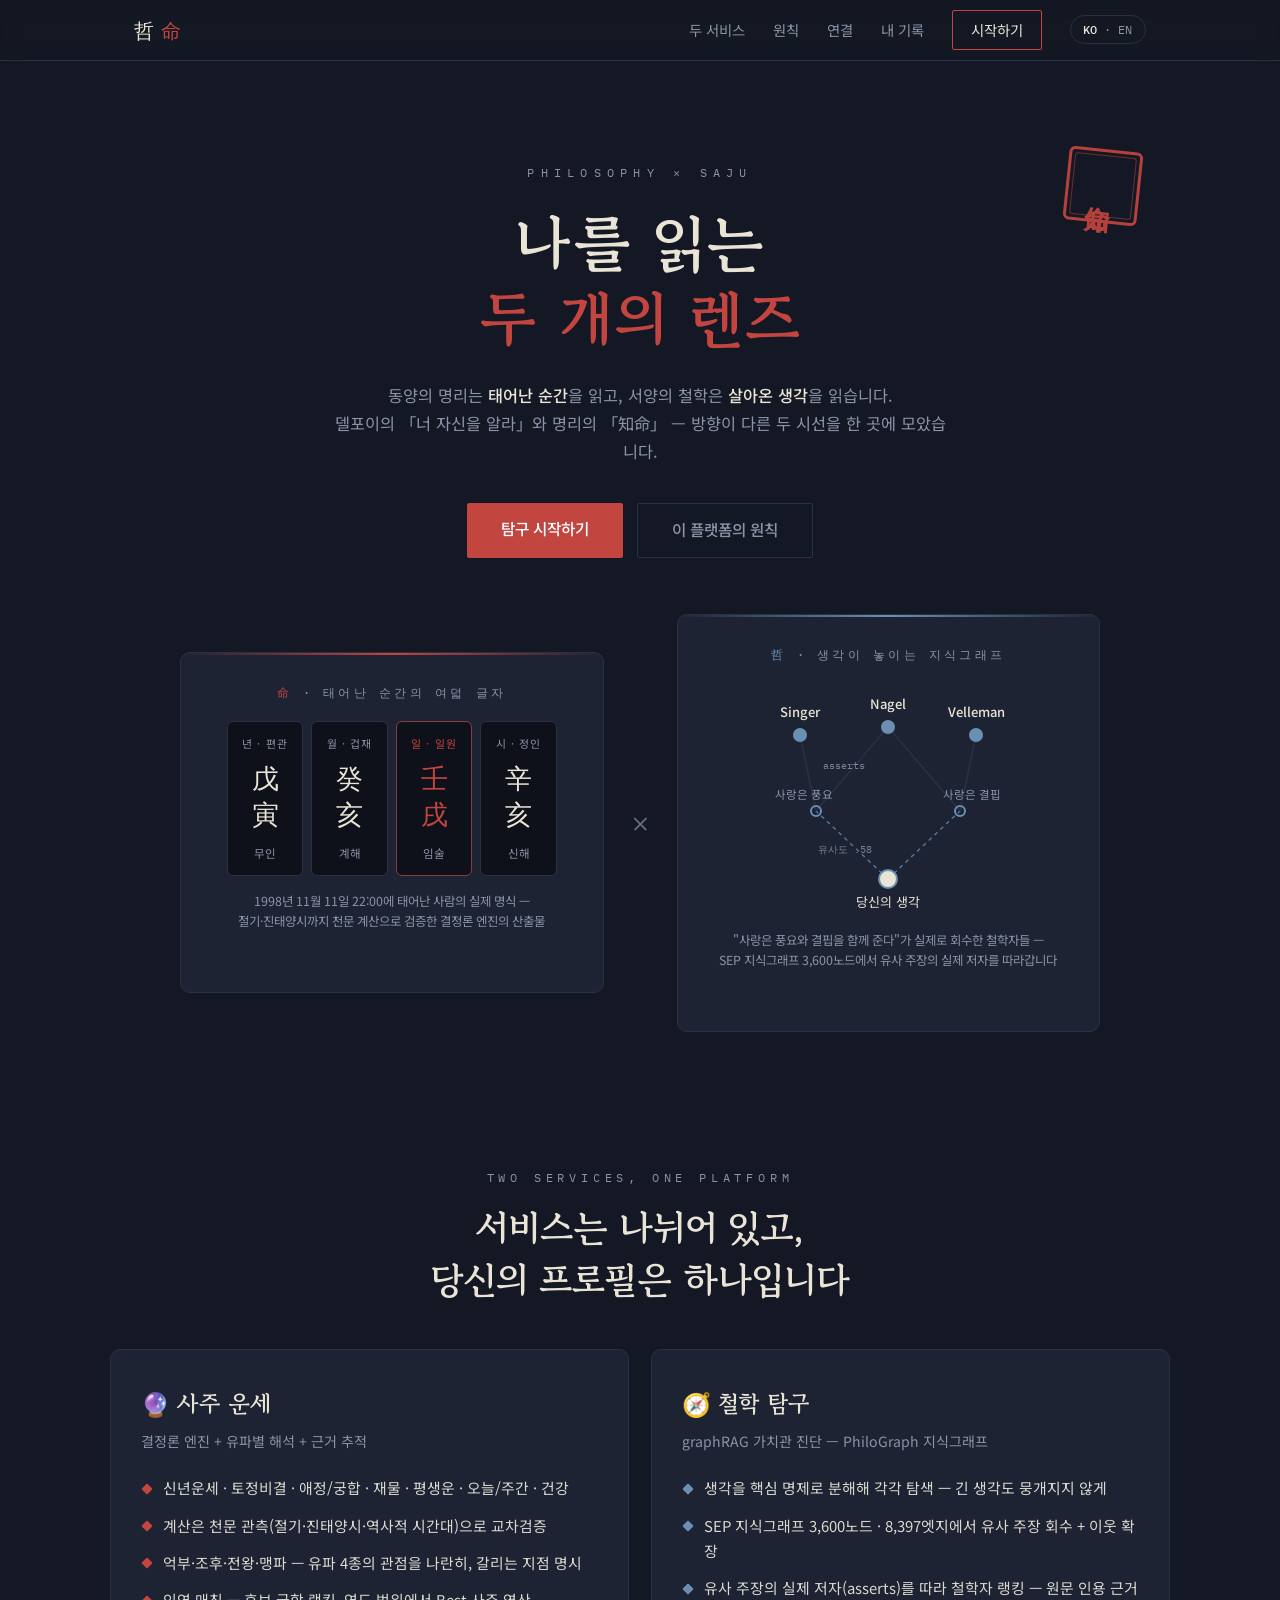
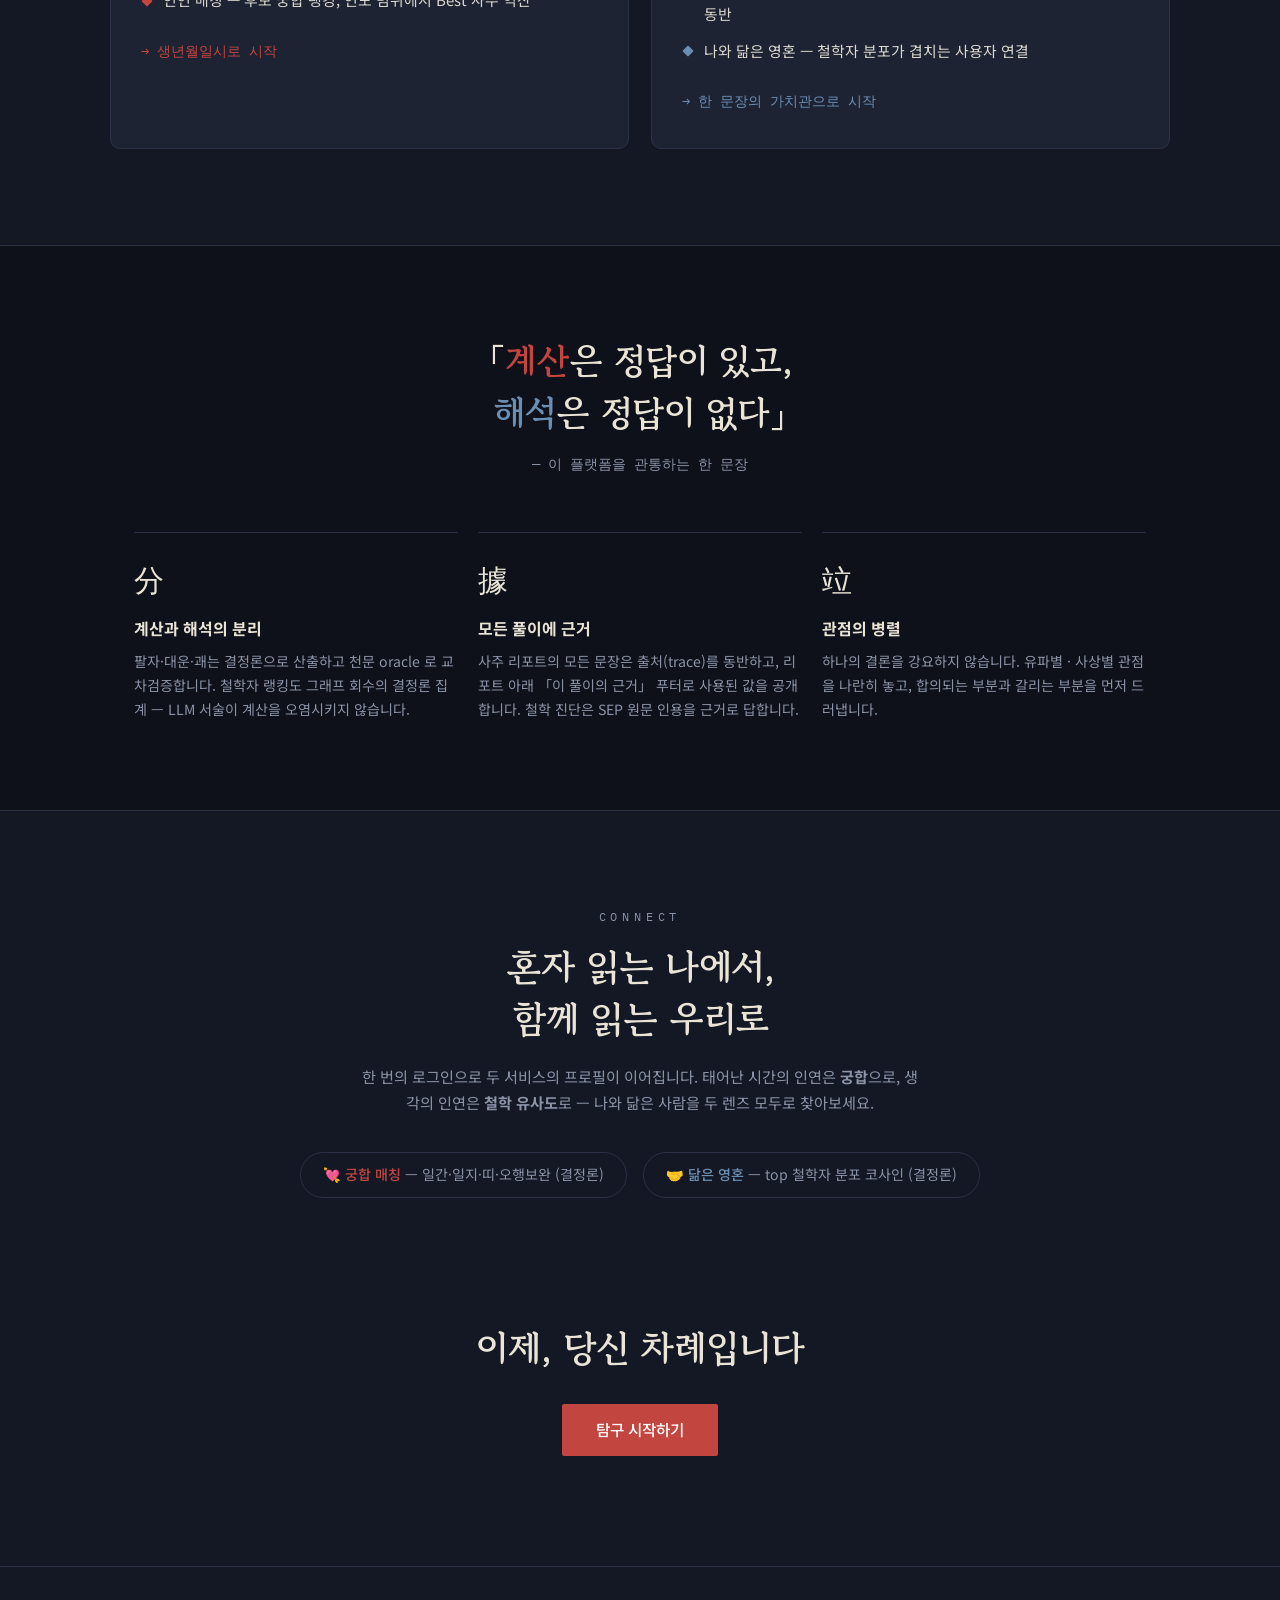
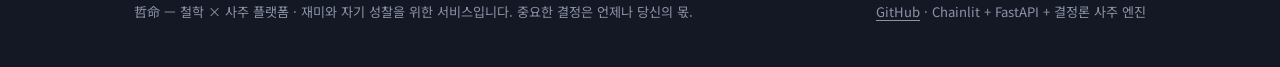
<file: web/index.html>
<!DOCTYPE html>
<html lang="ko">
<head>
<meta charset="utf-8">
<meta name="viewport" content="width=device-width, initial-scale=1">
<title>哲命 — 나를 읽는 두 개의 렌즈</title>
<meta name="description" content="동양의 명리는 태어난 순간을 읽고, 서양의 철학은 살아온 생각을 읽습니다. 사주 운세와 철학 탐구를 한 곳에서.">
<link rel="icon" href="data:image/svg+xml,<svg xmlns='http://www.w3.org/2000/svg' viewBox='0 0 100 100'><rect width='100' height='100' rx='14' fill='%23c2453f'/><text x='50' y='68' font-size='52' text-anchor='middle' fill='%23e9e4d6' font-family='serif'>命</text></svg>">
<link rel="preconnect" href="https://fonts.googleapis.com">
<link rel="preconnect" href="https://fonts.gstatic.com" crossorigin>
<link href="https://fonts.googleapis.com/css2?family=Gowun+Batang:wght@400;700&family=IBM+Plex+Mono:wght@400;500&family=Noto+Sans+KR:wght@400;500;700&display=swap" rel="stylesheet">
<style>
  :root{
    --ink:#141824;        /* 청묵 — 바탕 */
    --ink-deep:#0e111a;   /* 더 깊은 층 */
    --ink-soft:#1d2333;   /* 카드 */
    --paper:#e9e4d6;      /* 한지 */
    --vermilion:#c2453f;  /* 인주 — 사주의 색 */
    --aegean:#6b8fb3;     /* 에게해 — 철학의 색 */
    --mist:#8b93a7;       /* 보조 텍스트 */
    --line:#2a3145;       /* 괘선 */
    --disp:"Gowun Batang",serif;
    --body:"Noto Sans KR",sans-serif;
    --mono:"IBM Plex Mono",monospace;
  }
  *{margin:0;padding:0;box-sizing:border-box}
  html{scroll-behavior:smooth}
  body{
    background:var(--ink);color:var(--paper);
    font-family:var(--body);font-weight:400;line-height:1.7;
    -webkit-font-smoothing:antialiased;overflow-x:hidden;
  }
  a{color:inherit;text-decoration:none}
  ::selection{background:var(--vermilion);color:var(--paper)}

  .wrap{max-width:1060px;margin:0 auto;padding:0 24px}

  /* ── nav ─────────────────────────────── */
  nav{position:sticky;top:0;z-index:50;background:color-mix(in srgb,var(--ink) 88%,transparent);
      backdrop-filter:blur(10px);border-bottom:1px solid var(--line)}
  .nav-in{display:flex;align-items:center;justify-content:space-between;height:60px}
  .brand{font-family:var(--disp);font-size:1.25rem;letter-spacing:.35em}
  .brand em{font-style:normal;color:var(--vermilion)}
  .nav-links{display:flex;gap:28px;align-items:center;font-size:.9rem;color:var(--mist)}
  .nav-links a:hover{color:var(--paper)}
  .nav-cta{border:1px solid var(--vermilion);color:var(--paper);padding:7px 18px;border-radius:2px;
           transition:background .2s}
  .nav-cta:hover{background:var(--vermilion)}
  .lang-btn{border:1px solid var(--line);border-radius:999px;background:none;cursor:pointer;
            font-family:var(--mono);font-size:.72rem;letter-spacing:.06em;padding:6px 12px;
            color:var(--mist);display:inline-flex;gap:6px;align-items:center;transition:border-color .2s}
  .lang-btn:hover{border-color:var(--mist)}
  .lang-btn .on{color:var(--paper);font-weight:500}
  @media(max-width:680px){.nav-links a:not(.nav-cta){display:none}}

  /* ── hero ────────────────────────────── */
  .hero{padding:96px 0 40px;text-align:center;position:relative}
  .hero-eyebrow{font-family:var(--mono);font-size:.78rem;letter-spacing:.5em;color:var(--mist);
                text-transform:uppercase}
  .hero h1{font-family:var(--disp);font-weight:700;font-size:clamp(2.2rem,6vw,3.8rem);
           line-height:1.25;margin:20px 0 0;letter-spacing:.02em}
  .hero h1 .two{color:var(--vermilion)}
  .hero-sub{max-width:620px;margin:26px auto 0;color:var(--mist);font-size:1.02rem}
  .hero-sub strong{color:var(--paper);font-weight:500}
  .hero-cta{margin-top:38px;display:flex;gap:14px;justify-content:center;flex-wrap:wrap}
  .btn{display:inline-block;padding:13px 34px;border-radius:2px;font-size:.98rem;font-weight:500;
       transition:transform .15s,background .2s,border-color .2s}
  .btn:active{transform:translateY(1px)}
  .btn-primary{background:var(--vermilion);color:#fff}
  .btn-primary:hover{background:#d05650}
  .btn-ghost{border:1px solid var(--line);color:var(--mist)}
  .btn-ghost:hover{border-color:var(--mist);color:var(--paper)}

  /* 도장 — 이 페이지의 낙관 */
  .seal{position:absolute;top:88px;right:max(24px,calc(50% - 500px));width:74px;height:74px;
        border:3px solid var(--vermilion);border-radius:6px;color:var(--vermilion);
        font-family:var(--disp);font-weight:700;font-size:1.6rem;line-height:1.05;
        display:flex;align-items:center;justify-content:center;letter-spacing:0;
        writing-mode:vertical-rl;text-orientation:upright;
        transform:rotate(6deg);opacity:.92;user-select:none}
  .seal::after{content:"";position:absolute;inset:3px;border:1px solid color-mix(in srgb,var(--vermilion) 55%,transparent);border-radius:3px}
  @media(max-width:900px){.seal{display:none}}

  /* ── 두 렌즈 ─────────────────────────── */
  .lenses{display:grid;grid-template-columns:1fr auto 1fr;gap:26px;align-items:center;
          padding:56px 0 0;max-width:920px;margin:0 auto}
  .lens{display:block;background:var(--ink-soft);border:1px solid var(--line);border-radius:10px;
        padding:30px 26px 24px;text-align:center;position:relative;overflow:hidden;
        transition:border-color .25s,transform .25s;cursor:pointer}
  .lens:hover{transform:translateY(-3px)}
  .lens-saju:hover{border-color:var(--vermilion)}
  .lens-philo:hover{border-color:var(--aegean)}
  .lens-go{display:inline-block;margin-top:14px;font-family:var(--mono);font-size:.8rem;
           opacity:0;transform:translateY(4px);transition:opacity .25s,transform .25s}
  .lens:hover .lens-go{opacity:1;transform:none}
  .lens-saju .lens-go{color:var(--vermilion)}
  .lens-philo .lens-go{color:var(--aegean)}
  .lens::before{content:"";position:absolute;top:0;left:0;right:0;height:2px}
  .lens-saju::before{background:linear-gradient(90deg,transparent,var(--vermilion),transparent)}
  .lens-philo::before{background:linear-gradient(90deg,transparent,var(--aegean),transparent)}
  .lens-tag{font-family:var(--mono);font-size:.72rem;letter-spacing:.28em;color:var(--mist);
            text-transform:uppercase;display:block;margin-bottom:18px}
  .lens-saju .lens-tag b{color:var(--vermilion);font-weight:500}
  .lens-philo .lens-tag b{color:var(--aegean);font-weight:500}
  .times{font-family:var(--disp);font-size:2rem;color:var(--mist);opacity:.7}
  .lens-note{margin-top:16px;font-size:.78rem;color:var(--mist);line-height:1.6}
  @media(max-width:820px){.lenses{grid-template-columns:1fr}.times{transform:rotate(90deg);margin:-6px auto}}

  /* 명식 격자 (실제 엔진 산출: 1998-11-11 22:00 男) */
  .myeongsik{display:grid;grid-template-columns:repeat(4,1fr);gap:8px;max-width:330px;margin:0 auto}
  .pillar{background:var(--ink-deep);border:1px solid var(--line);border-radius:6px;padding:12px 6px 10px}
  .pillar .sipsin{font-size:.68rem;color:var(--mist);letter-spacing:.1em;display:block}
  .pillar .hanja{font-family:var(--disp);font-size:1.7rem;line-height:1.32;display:block;margin:7px 0}
  .pillar .kr{font-size:.72rem;color:var(--mist)}
  .pillar-day{border-color:color-mix(in srgb,var(--vermilion) 60%,var(--line))}
  .pillar-day .hanja{color:var(--vermilion)}
  .pillar-day .sipsin{color:var(--vermilion)}

  /* 지식그래프 svg */
  .kgraph{width:100%;max-width:300px;margin:0 auto;display:block}
  .kgraph .e-cos{stroke:var(--aegean);stroke-width:1.5;stroke-dasharray:4 4;opacity:.75}
  .kgraph .e-ast{stroke:var(--line);stroke-width:1.5}
  .kgraph .n-phil{fill:var(--aegean)}
  .kgraph .n-claim{fill:none;stroke:var(--aegean);stroke-width:2}
  .kgraph .n-me{fill:var(--paper);stroke:var(--aegean);stroke-width:2}
  .kgraph .t-phil{fill:var(--paper);font-family:var(--body);font-size:13px;font-weight:500}
  .kgraph .t-claim{fill:var(--mist);font-family:var(--body);font-size:11.5px}
  .kgraph .t-rel{fill:var(--mist);font-family:var(--mono);font-size:10px;opacity:.85}
  .kgraph .t-me{fill:var(--paper);font-family:var(--body);font-size:13px}

  /* ── 섹션 공통 ───────────────────────── */
  .section{padding:96px 0 0}
  .sec-eyebrow{font-family:var(--mono);font-size:.75rem;letter-spacing:.4em;text-transform:uppercase;
               color:var(--mist);display:block;text-align:center}
  .sec-title{font-family:var(--disp);font-weight:700;font-size:clamp(1.6rem,3.6vw,2.3rem);
             text-align:center;margin-top:14px;line-height:1.4}

  /* 서비스 카드 */
  .services{display:grid;grid-template-columns:1fr 1fr;gap:22px;margin-top:44px}
  @media(max-width:820px){.services{grid-template-columns:1fr}}
  .svc{background:var(--ink-soft);border:1px solid var(--line);border-radius:10px;padding:34px 30px;
       transition:border-color .25s,transform .25s}
  .svc:hover{transform:translateY(-3px)}
  .svc-saju:hover{border-color:var(--vermilion)}
  .svc-philo:hover{border-color:var(--aegean)}
  .svc h3{font-family:var(--disp);font-size:1.45rem;font-weight:700}
  .svc .svc-sub{font-size:.88rem;color:var(--mist);margin-top:6px}
  .svc ul{list-style:none;margin-top:22px;display:grid;gap:12px}
  .svc li{padding-left:22px;position:relative;font-size:.93rem;color:color-mix(in srgb,var(--paper) 85%,var(--mist))}
  .svc li::before{content:"";position:absolute;left:2px;top:.62em;width:8px;height:8px;border-radius:1px;transform:rotate(45deg)}
  .svc-saju li::before{background:var(--vermilion)}
  .svc-philo li::before{background:var(--aegean)}
  .svc-go{display:inline-block;margin-top:26px;font-size:.9rem;font-family:var(--mono)}
  .svc-saju .svc-go{color:var(--vermilion)}
  .svc-philo .svc-go{color:var(--aegean)}
  .svc-go:hover{text-decoration:underline;text-underline-offset:4px}

  /* ── 원칙 ────────────────────────────── */
  .creed{background:var(--ink-deep);border-top:1px solid var(--line);border-bottom:1px solid var(--line);
         margin-top:96px;padding:88px 0}
  .creed-quote{font-family:var(--disp);font-size:clamp(1.5rem,4vw,2.2rem);font-weight:700;
               text-align:center;line-height:1.5}
  .creed-quote .v{color:var(--vermilion)}
  .creed-quote .a{color:var(--aegean)}
  .creed-src{text-align:center;color:var(--mist);font-size:.85rem;margin-top:14px;font-family:var(--mono)}
  .creed-grid{display:grid;grid-template-columns:repeat(3,1fr);gap:20px;margin-top:56px}
  @media(max-width:820px){.creed-grid{grid-template-columns:1fr}}
  .creed-item{border-top:1px solid var(--line);padding-top:20px}
  .creed-item .hanja-key{font-family:var(--disp);font-size:1.9rem;color:var(--paper)}
  .creed-item h4{font-size:1rem;font-weight:700;margin-top:10px}
  .creed-item p{font-size:.88rem;color:var(--mist);margin-top:8px}

  /* ── 연결 ────────────────────────────── */
  .connect{padding:96px 0 0;text-align:center}
  .connect-badges{display:flex;gap:16px;justify-content:center;flex-wrap:wrap;margin-top:36px}
  .badge{border:1px solid var(--line);border-radius:999px;padding:10px 22px;font-size:.88rem;color:var(--mist)}
  .badge b{font-weight:500}
  .badge-saju b{color:var(--vermilion)}
  .badge-philo b{color:var(--aegean)}
  .connect p.desc{max-width:560px;margin:20px auto 0;color:var(--mist);font-size:.95rem}

  /* ── 마감 CTA + footer ───────────────── */
  .final{padding:110px 0;text-align:center}
  footer{border-top:1px solid var(--line);padding:34px 0 44px;color:var(--mist);font-size:.82rem}
  .foot-in{display:flex;justify-content:space-between;gap:16px;flex-wrap:wrap}
  footer a{color:var(--mist);text-decoration:underline;text-underline-offset:3px}
  footer a:hover{color:var(--paper)}

  /* ── 모션 ────────────────────────────── */
  .rise{opacity:0;transform:translateY(14px);transition:opacity .7s ease,transform .7s ease}
  .rise.in{opacity:1;transform:none}
  .d1{transition-delay:.08s}.d2{transition-delay:.16s}.d3{transition-delay:.24s}
  @keyframes stamp{0%{opacity:0;transform:rotate(6deg) scale(1.7)}62%{opacity:.95;transform:rotate(6deg) scale(.94)}100%{opacity:.92;transform:rotate(6deg) scale(1)}}
  .seal.stamped{animation:stamp .5s cubic-bezier(.2,.8,.3,1.1) .55s both}
  @media(prefers-reduced-motion:reduce){
    html{scroll-behavior:auto}
    .rise{opacity:1;transform:none;transition:none}
    .seal.stamped{animation:none;opacity:.92}
  }
</style>
</head>
<body>

<nav>
  <div class="wrap nav-in">
    <a class="brand" href="/">哲<em>命</em></a>
    <div class="nav-links">
      <a href="#services" data-i18n="nav.services">두 서비스</a>
      <a href="#creed" data-i18n="nav.creed">원칙</a>
      <a href="#connect" data-i18n="nav.connect">연결</a>
      <a href="/me" id="navMe" title="저장된 탐색 기록 (로그인 계정)" data-i18n="nav.me">내 기록</a>
      <a class="nav-cta" href="/app" data-i18n="nav.cta">시작하기</a>
      <button class="lang-btn" id="langBtn" type="button" aria-label="언어 전환 · Switch language">
        <span id="langKo" class="on">KO</span><span aria-hidden="true">·</span><span id="langEn">EN</span>
      </button>
    </div>
  </div>
</nav>

<header class="hero wrap">
  <div class="seal stamped" aria-hidden="true">知命</div>
  <span class="hero-eyebrow rise">philosophy × saju</span>
  <h1 class="rise d1" data-i18n="hero.h1">나를 읽는<br><span class="two">두 개의 렌즈</span></h1>
  <p class="hero-sub rise d2" data-i18n="hero.sub">동양의 명리는 <strong>태어난 순간</strong>을 읽고, 서양의 철학은
    <strong>살아온 생각</strong>을 읽습니다.<br>델포이의 「너 자신을 알라」와 명리의 「知命」 —
    방향이 다른 두 시선을 한 곳에 모았습니다.</p>
  <div class="hero-cta rise d3">
    <a class="btn btn-primary" href="/app" data-i18n="hero.ctaMain">탐구 시작하기</a>
    <a class="btn btn-ghost" href="#creed" data-i18n="hero.ctaCreed">이 플랫폼의 원칙</a>
  </div>

  <div class="lenses">
    <a class="lens lens-saju rise" href="/app?service=saju"
       aria-label="사주 운세 바로 시작" data-i18n-aria="lens.sajuAria">
      <span class="lens-tag" data-i18n="lens.sajuTag"><b>命</b> · 태어난 순간의 여덟 글자</span>
      <div class="myeongsik" aria-label="사주 명식 예시">
        <div class="pillar"><span class="sipsin" data-i18n="ms.p1s">년 · 편관</span><span class="hanja">戊<br>寅</span><span class="kr" data-i18n="ms.p1k">무인</span></div>
        <div class="pillar"><span class="sipsin" data-i18n="ms.p2s">월 · 겁재</span><span class="hanja">癸<br>亥</span><span class="kr" data-i18n="ms.p2k">계해</span></div>
        <div class="pillar pillar-day"><span class="sipsin" data-i18n="ms.p3s">일 · 일원</span><span class="hanja">壬<br>戌</span><span class="kr" data-i18n="ms.p3k">임술</span></div>
        <div class="pillar"><span class="sipsin" data-i18n="ms.p4s">시 · 정인</span><span class="hanja">辛<br>亥</span><span class="kr" data-i18n="ms.p4k">신해</span></div>
      </div>
      <p class="lens-note" data-i18n="lens.sajuNote">1998년 11월 11일 22:00에 태어난 사람의 실제 명식 —<br>절기·진태양시까지 천문 계산으로 검증한 결정론 엔진의 산출물</p>
      <span class="lens-go" data-i18n="lens.sajuGo">→ 🔮 사주로 바로 시작</span>
    </a>

    <span class="times" aria-hidden="true">×</span>

    <a class="lens lens-philo rise d1" href="/app?service=philo"
       aria-label="철학 탐구 바로 시작" data-i18n-aria="lens.philoAria">
      <span class="lens-tag" data-i18n="lens.philoTag"><b>哲</b> · 생각이 놓이는 지식그래프</span>
      <svg class="kgraph" viewBox="0 0 300 232" role="img" aria-label="철학 지식그래프 진단 예시 — 생각에서 유사 주장을 거쳐 철학자로">
        <!-- 엣지: 생각→claim(cosine, 점선) / claim→철학자(asserts, 실선) -->
        <line class="e-cos" x1="150" y1="196" x2="78"  y2="128"/>
        <line class="e-cos" x1="150" y1="196" x2="222" y2="128"/>
        <line class="e-ast" x1="78"  y1="128" x2="62"  y2="52"/>
        <line class="e-ast" x1="78"  y1="128" x2="150" y2="44"/>
        <line class="e-ast" x1="222" y1="128" x2="150" y2="44"/>
        <line class="e-ast" x1="222" y1="128" x2="238" y2="52"/>
        <!-- 철학자 노드 -->
        <circle class="n-phil" cx="62"  cy="52" r="7"/>
        <circle class="n-phil" cx="150" cy="44" r="7"/>
        <circle class="n-phil" cx="238" cy="52" r="7"/>
        <text class="t-phil" x="62"  y="34" text-anchor="middle">Singer</text>
        <text class="t-phil" x="150" y="26" text-anchor="middle">Nagel</text>
        <text class="t-phil" x="238" y="34" text-anchor="middle">Velleman</text>
        <!-- claim 노드 -->
        <circle class="n-claim" cx="78"  cy="128" r="5"/>
        <circle class="n-claim" cx="222" cy="128" r="5"/>
        <text class="t-claim" x="66"  y="116" text-anchor="middle" data-i18n="kg.plenty">사랑은 풍요</text>
        <text class="t-claim" x="234" y="116" text-anchor="middle" data-i18n="kg.lack">사랑은 결핍</text>
        <text class="t-rel" x="106" y="86" text-anchor="middle">asserts</text>
        <text class="t-rel" x="107" y="170" text-anchor="middle" data-i18n="kg.sim">유사도 .58</text>
        <!-- 사용자 생각 노드 -->
        <circle class="n-me" cx="150" cy="196" r="9"/>
        <text class="t-me" x="150" y="224" text-anchor="middle" data-i18n="kg.me">당신의 생각</text>
      </svg>
      <p class="lens-note" data-i18n="lens.philoNote">"사랑은 풍요와 결핍을 함께 준다"가 실제로 회수한 철학자들 —<br>SEP 지식그래프 3,600노드에서 유사 주장의 실제 저자를 따라갑니다</p>
      <span class="lens-go" data-i18n="lens.philoGo">→ 🧭 철학으로 바로 시작</span>
    </a>
  </div>
</header>

<section class="section wrap" id="services">
  <span class="sec-eyebrow rise">two services, one platform</span>
  <h2 class="sec-title rise d1" data-i18n="svc.title">서비스는 나뉘어 있고,<br>당신의 프로필은 하나입니다</h2>

  <div class="services">
    <article class="svc svc-saju rise">
      <h3 data-i18n="svc.sajuH3">🔮 사주 운세</h3>
      <p class="svc-sub" data-i18n="svc.sajuSub">결정론 엔진 + 유파별 해석 + 근거 추적</p>
      <ul>
        <li data-i18n="svc.saju1">신년운세 · 토정비결 · 애정/궁합 · 재물 · 평생운 · 오늘/주간 · 건강</li>
        <li data-i18n="svc.saju2">계산은 천문 관측(절기·진태양시·역사적 시간대)으로 교차검증</li>
        <li data-i18n="svc.saju3">억부·조후·전왕·맹파 — 유파 4종의 관점을 나란히, 갈리는 지점 명시</li>
        <li data-i18n="svc.saju4">인연 매칭 — 후보 궁합 랭킹, 연도 범위에서 Best 사주 역산</li>
      </ul>
      <a class="svc-go" href="/app?service=saju" data-i18n="svc.sajuGo">→ 생년월일시로 시작</a>
    </article>

    <article class="svc svc-philo rise d1">
      <h3 data-i18n="svc.philoH3">🧭 철학 탐구</h3>
      <p class="svc-sub" data-i18n="svc.philoSub">graphRAG 가치관 진단 — PhiloGraph 지식그래프</p>
      <ul>
        <li data-i18n="svc.philo1">생각을 핵심 명제로 분해해 각각 탐색 — 긴 생각도 뭉개지지 않게</li>
        <li data-i18n="svc.philo2">SEP 지식그래프 3,600노드 · 8,397엣지에서 유사 주장 회수 + 이웃 확장</li>
        <li data-i18n="svc.philo3">유사 주장의 실제 저자(asserts)를 따라 철학자 랭킹 — 원문 인용 근거 동반</li>
        <li data-i18n="svc.philo4">나와 닮은 영혼 — 철학자 분포가 겹치는 사용자 연결</li>
      </ul>
      <a class="svc-go" href="/app?service=philo" data-i18n="svc.philoGo">→ 한 문장의 가치관으로 시작</a>
    </article>
  </div>
</section>

<section class="creed" id="creed">
  <div class="wrap">
    <p class="creed-quote rise" data-i18n="creed.quote">「<span class="v">계산</span>은 정답이 있고,<br class="m"> <span class="a">해석</span>은 정답이 없다」</p>
    <p class="creed-src rise d1" data-i18n="creed.src">— 이 플랫폼을 관통하는 한 문장</p>
    <div class="creed-grid">
      <div class="creed-item rise">
        <span class="hanja-key">分</span>
        <h4 data-i18n="creed.h1">계산과 해석의 분리</h4>
        <p data-i18n="creed.p1">팔자·대운·괘는 결정론으로 산출하고 천문 oracle 로 교차검증합니다. 철학자 랭킹도 그래프 회수의 결정론 집계 — LLM 서술이 계산을 오염시키지 않습니다.</p>
      </div>
      <div class="creed-item rise d1">
        <span class="hanja-key">據</span>
        <h4 data-i18n="creed.h2">모든 풀이에 근거</h4>
        <p data-i18n="creed.p2">사주 리포트의 모든 문장은 출처(trace)를 동반하고, 리포트 아래 「이 풀이의 근거」 푸터로 사용된 값을 공개합니다. 철학 진단은 SEP 원문 인용을 근거로 답합니다.</p>
      </div>
      <div class="creed-item rise d2">
        <span class="hanja-key">竝</span>
        <h4 data-i18n="creed.h3">관점의 병렬</h4>
        <p data-i18n="creed.p3">하나의 결론을 강요하지 않습니다. 유파별 · 사상별 관점을 나란히 놓고, 합의되는 부분과 갈리는 부분을 먼저 드러냅니다.</p>
      </div>
    </div>
  </div>
</section>

<section class="connect wrap" id="connect">
  <span class="sec-eyebrow rise">connect</span>
  <h2 class="sec-title rise d1" data-i18n="conn.title">혼자 읽는 나에서,<br>함께 읽는 우리로</h2>
  <p class="desc rise d2" data-i18n="conn.desc">한 번의 로그인으로 두 서비스의 프로필이 이어집니다.
    태어난 시간의 인연은 <b>궁합</b>으로, 생각의 인연은 <b>철학 유사도</b>로 —
    나와 닮은 사람을 두 렌즈 모두로 찾아보세요.</p>
  <div class="connect-badges rise d3">
    <span class="badge badge-saju" data-i18n="conn.badgeSaju"><b>💘 궁합 매칭</b> — 일간·일지·띠·오행보완 (결정론)</span>
    <span class="badge badge-philo" data-i18n="conn.badgePhilo"><b>🤝 닮은 영혼</b> — top 철학자 분포 코사인 (결정론)</span>
  </div>
</section>

<section class="final wrap">
  <h2 class="sec-title rise" data-i18n="final.title">이제, 당신 차례입니다</h2>
  <div class="hero-cta rise d1" style="margin-top:30px">
    <a class="btn btn-primary" href="/app" data-i18n="final.cta">탐구 시작하기</a>
  </div>
</section>

<footer>
  <div class="wrap foot-in">
    <span data-i18n="foot.left">哲命 — 철학 × 사주 플랫폼 · 재미와 자기 성찰을 위한 서비스입니다. 중요한 결정은 언제나 당신의 몫.</span>
    <span data-i18n="foot.right"><a href="https://github.com/zeenoo11/philosophy_app" rel="noopener">GitHub</a> · Chainlit + FastAPI + 결정론 사주 엔진</span>
  </div>
</footer>

<script>
  // 스크롤 리빌 — reduced-motion 이면 CSS 가 즉시 표시 상태로 처리
  const io = new IntersectionObserver(es => {
    es.forEach(e => { if (e.isIntersecting) { e.target.classList.add("in"); io.unobserve(e.target); } });
  }, { threshold: .12 });
  document.querySelectorAll(".rise").forEach(el => io.observe(el));
  // 스로틀된 탭 등에서 스탬프 애니메이션이 시작되지 못해도 도장은 보이게
  setTimeout(() => { const s = document.querySelector(".seal"); if (s) s.style.opacity = ".92"; }, 2500);
</script>

<script>
  // ── KO/EN 토글 — KO 원문은 DOM 이 원본(스냅숏), EN 은 아래 사전. localStorage("cm.lang") 로 지속되어
  //    /app 셸과 공유된다. ?lang=en|ko 로 강제 가능(공유 링크용). 사주 용어는 영어 의역 표기.
  const EN = {
    "nav.services": "Services", "nav.creed": "Principles", "nav.connect": "Connect",
    "nav.me": "My records", "nav.cta": "Start",
    "hero.h1": 'Reading yourself<br><span class="two">through two lenses</span>',
    "hero.sub": 'Eastern Saju reads <strong>the moment you were born</strong>; Western philosophy reads ' +
      '<strong>the thoughts you’ve lived</strong>.<br>Delphi’s “Know thyself” and Saju’s 知命 — ' +
      'two gazes, opposite in direction, gathered in one place.',
    "hero.ctaMain": "Begin exploring", "hero.ctaCreed": "Our principles",
    "lens.sajuAria": "Start Saju fortune right away",
    "lens.sajuTag": '<b>命</b> · Eight characters of the moment you were born',
    "ms.p1s": "Year · Seven Killings", "ms.p1k": "Mu-in",
    "ms.p2s": "Month · Rob Wealth", "ms.p2k": "Gye-hae",
    "ms.p3s": "Day · Day Master", "ms.p3k": "Im-sul",
    "ms.p4s": "Hour · Direct Resource", "ms.p4k": "Sin-hae",
    "lens.sajuNote": 'The real chart of someone born Nov 11, 1998 at 22:00 —<br>computed by a deterministic ' +
      'engine, astronomically verified down to solar terms and true solar time',
    "lens.sajuGo": "→ 🔮 Start with Saju",
    "lens.philoAria": "Start philosophical inquiry right away",
    "lens.philoTag": '<b>哲</b> · A knowledge graph where your thinking lands',
    "kg.plenty": "Love as plenty", "kg.lack": "Love as lack",
    "kg.sim": "similarity .58", "kg.me": "your thought",
    "lens.philoNote": 'Philosophers actually retrieved for “love gives both plenty and lack” —<br>' +
      'following the real authors of similar claims across a 3,600-node SEP knowledge graph',
    "lens.philoGo": "→ 🧭 Start with Philosophy",
    "svc.title": 'Two separate services,<br>one profile — yours',
    "svc.sajuH3": "🔮 Saju Fortune",
    "svc.sajuSub": "Deterministic engine + interpretation by school + evidence tracing",
    "svc.saju1": "New-year luck · Tojeong Bigyeol · Love & compatibility · Wealth · Lifetime · Today & weekly · Health",
    "svc.saju2": "Every calculation cross-checked against astronomy — solar terms, true solar time, historical time zones",
    "svc.saju3": "Four schools — Eokbu · Johu · Jeonwang · Maengpa — side by side, disagreements made explicit",
    "svc.saju4": "Match-making — rank candidates by compatibility, reverse-search the best chart across birth years",
    "svc.sajuGo": "→ Start with your birth date & time",
    "svc.philoH3": "🧭 Philosophical Inquiry",
    "svc.philoSub": "graphRAG value diagnosis — the PhiloGraph knowledge graph",
    "svc.philo1": "Your thought is split into core claims, each explored on its own — long thoughts don’t get flattened",
    "svc.philo2": "Similar claims retrieved from a 3,600-node · 8,397-edge SEP graph, then expanded through neighbors",
    "svc.philo3": "Philosophers ranked by who actually asserts those claims — with source quotations as evidence",
    "svc.philo4": "Kindred souls — connect with users whose philosopher distributions overlap yours",
    "svc.philoGo": "→ Start with one sentence of what you believe",
    "creed.quote": '「<span class="v">Calculation</span> has right answers;<br class="m"> <span class="a">interpretation</span> has none」',
    "creed.src": "— the one sentence running through this platform",
    "creed.h1": "Calculation apart from interpretation",
    "creed.p1": "Pillars, luck cycles, and hexagrams are computed deterministically and cross-checked by an " +
      "astronomical oracle. Philosopher rankings are deterministic tallies of graph retrieval — " +
      "LLM prose never contaminates the math.",
    "creed.h2": "Every reading carries its evidence",
    "creed.p2": "Every sentence of a Saju report carries a trace, and a footer beneath each report discloses " +
      "the values it used. Philosophy diagnoses answer with quotations from the SEP itself.",
    "creed.h3": "Perspectives in parallel",
    "creed.p3": "No single conclusion is forced. Schools and philosophies sit side by side — " +
      "where they agree, and where they part, shown first.",
    "conn.title": 'From reading yourself alone<br>to reading each other together',
    "conn.desc": 'One login joins your profile across both services. Bonds of birth time through <b>compatibility</b>, ' +
      'bonds of thought through <b>philosophical similarity</b> — find the people most like you, through both lenses.',
    "conn.badgeSaju": '<b>💘 Compatibility match</b> — day stem & branch, zodiac, element balance (deterministic)',
    "conn.badgePhilo": '<b>🤝 Kindred souls</b> — cosine over top-philosopher distributions (deterministic)',
    "final.title": "Now it’s your turn", "final.cta": "Begin exploring",
    "foot.left": '哲命 — a philosophy × saju platform, for fun and self-reflection. The big decisions are always yours.',
    "foot.right": '<a href="https://github.com/zeenoo11/philosophy_app" rel="noopener">GitHub</a> · Chainlit + FastAPI + a deterministic Saju engine',
  };
  const META_EN = {
    title: "哲命 — Two Lenses for Reading Yourself",
    desc: "Eastern Saju reads the moment you were born; Western philosophy reads the thoughts you have lived. " +
      "Saju fortune and philosophical inquiry in one place.",
    meTitle: "Your saved explorations (login account)",
  };
  const KO_HTML = {}, KO_ARIA = {};
  const KO_META = { title: document.title,
                    desc: document.querySelector('meta[name="description"]').content,
                    meTitle: document.getElementById("navMe").title };
  const isSvg = el => el.namespaceURI === "http://www.w3.org/2000/svg";
  function applyLang(lang) {
    document.documentElement.lang = lang === "en" ? "en" : "ko";
    document.querySelectorAll("[data-i18n]").forEach(el => {
      const k = el.dataset.i18n;
      if (!(k in KO_HTML)) KO_HTML[k] = isSvg(el) ? el.textContent : el.innerHTML;
      const v = lang === "en" ? EN[k] : KO_HTML[k];
      if (v == null) return;
      if (isSvg(el)) el.textContent = v; else el.innerHTML = v;
    });
    document.querySelectorAll("[data-i18n-aria]").forEach(el => {
      const k = el.dataset.i18nAria;
      if (!(k in KO_ARIA)) KO_ARIA[k] = el.getAttribute("aria-label");
      el.setAttribute("aria-label", lang === "en" && EN[k] ? EN[k] : KO_ARIA[k]);
    });
    document.title = lang === "en" ? META_EN.title : KO_META.title;
    document.querySelector('meta[name="description"]').content = lang === "en" ? META_EN.desc : KO_META.desc;
    document.getElementById("navMe").title = lang === "en" ? META_EN.meTitle : KO_META.meTitle;
    document.getElementById("langKo").classList.toggle("on", lang !== "en");
    document.getElementById("langEn").classList.toggle("on", lang === "en");
    try { localStorage.setItem("cm.lang", lang); } catch (e) { /* 사생활 모드 등 */ }
    // 서버(Chainlit on_chat_start)가 읽는 쿠키 — 채팅 첫 메시지부터 이 언어로 생성된다
    document.cookie = "cm_lang=" + lang + "; path=/; max-age=31536000; SameSite=Lax";
  }
  const qsLang = new URLSearchParams(location.search).get("lang");
  let savedLang = null;
  try { savedLang = localStorage.getItem("cm.lang"); } catch (e) {}
  applyLang(qsLang === "en" ? "en" : qsLang === "ko" ? "ko" : (savedLang || "ko"));
  document.getElementById("langBtn").addEventListener("click", () =>
    applyLang(document.documentElement.lang === "en" ? "ko" : "en"));
</script>
</body>
</html>
</file>
